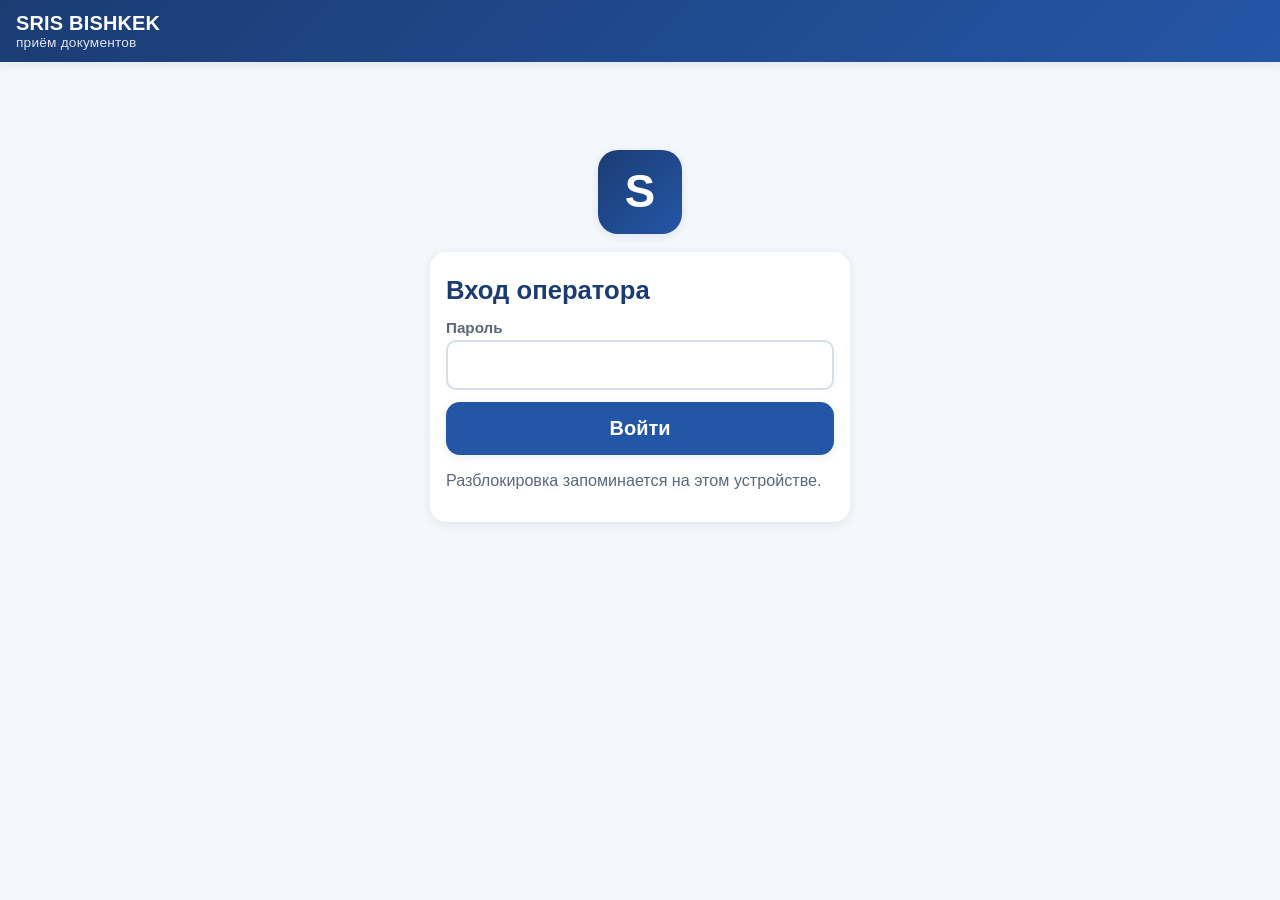
<file: index.html>
<!DOCTYPE html>
<!-- ШКОЛА «СИЛКРОАД» — ПРИЁМНАЯ — вёрстка PWA. Версия К1.2 (доработка 2) • 30.07.2026 -->
<html lang="ru">
<head>
<meta charset="UTF-8">
<meta name="viewport" content="width=device-width, initial-scale=1, viewport-fit=cover">
<meta name="robots" content="noindex, nofollow">
<meta name="theme-color" content="#1B3C73">
<title>Приёмная — SRIS Bishkek</title>
<link rel="manifest" href="manifest.webmanifest">
<link rel="apple-touch-icon" href="icons/apple-touch-icon.png">
<meta name="apple-mobile-web-app-capable" content="yes">
<meta name="apple-mobile-web-app-status-bar-style" content="black-translucent">
<link rel="stylesheet" href="styles.css">
</head>
<body>

<header>
  <div class="лого">SRIS BISHKEK<small>приём документов</small></div>
  <nav>
    <button id="навСемья" hidden>Новая семья</button>
    <button id="навОчередь" hidden>Очередь<span id="бейджОчередь" class="бейдж" hidden>0</span></button>
  </nav>
</header>

<main>

  <!-- ЭКРАН 1: ВХОД -->
  <section id="экранВход" hidden>
    <div class="вход">
      <div class="лого-большой">S</div>
      <div class="карточка">
        <h1>Вход оператора</h1>
        <div class="поле">
          <label for="вводПароля">Пароль</label>
          <input type="password" id="вводПароля" autocomplete="current-password" inputmode="text">
        </div>
        <div class="блок-ошибка" id="ошибкаВхода" hidden></div>
        <button class="кнопка" id="кнопкаВхода">Войти</button>
        <p class="тихо">Разблокировка запоминается на этом устройстве.</p>
      </div>
    </div>
  </section>

  <!-- ЭКРАН 2: НОВАЯ СЕМЬЯ -->
  <section id="экранСемья" hidden>
    <h1>Новая семья</h1>
    <div class="карточка">
      <h2>Документы родителя</h2>
      <div id="слотПаспорт1"></div>
      <div id="слотПаспорт2"></div>
    </div>
    <div class="карточка">
      <h2>Свидетельства о рождении</h2>
      <div id="списокДетей"></div>
      <button class="кнопка вторичная" id="кнопкаЕщёРебёнок">+ ещё ребёнок</button>
    </div>
    <div class="карточка">
      <h2>Данные семьи</h2>
      <div class="поле">
        <label for="вводТелефона">Телефон родителя</label>
        <input type="tel" id="вводТелефона" inputmode="tel" placeholder="0555 123 456">
      </div>
      <div class="поле">
        <label for="вводТелефона2">Телефон родителя — дополнительный</label>
        <input type="tel" id="вводТелефона2" inputmode="tel" placeholder="необязательно">
      </div>
      <div class="поле">
        <label for="вводEmail">Email родителя</label>
        <input type="email" id="вводEmail" inputmode="email" autocapitalize="off" placeholder="необязательно">
        <div class="подсказка-поля" id="подсказкаEmail" hidden>Похоже, в адресе опечатка — обычный вид: имя@домен.kg. Отправке не мешает.</div>
      </div>
      <div class="поле">
        <label>Комплект документов</label>
        <div class="переключатель" id="переключательКомплект">
          <button type="button" data-значение="Полностью" class="выбран">Полностью</button>
          <button type="button" data-значение="Частично">Частично</button>
        </div>
      </div>
      <div class="поле">
        <label for="вводПримечания">Примечание</label>
        <input type="text" id="вводПримечания">
      </div>
    </div>
    <div class="блок-ошибка" id="ошибкаОтправки" hidden></div>
    <button class="кнопка" id="кнопкаОтправить">Отправить на распознавание</button>
  </section>

  <!-- ЭКРАН 3: ОЖИДАНИЕ -->
  <section id="экранОжидание" hidden>
    <div class="карточка ожидание">
      <div class="волчок"></div>
      <div class="этап-ожидания" id="этапОжидания">Отправляем файлы…</div>
      <div class="секунды" id="секундыОжидания">0 сек</div>
      <p class="тихо">Реалистично 20–60 секунд: паспорт + свидетельства. Не закрывайте приложение.</p>
    </div>
  </section>

  <!-- ЭКРАН 4: СВЕРКА -->
  <section id="экранСверка" hidden>
    <h1>Сверка с оригиналами</h1>
    <div id="блокОшибокДокументов"></div>
    <div id="карточкаРодителя"></div>
    <div id="карточкиДетей"></div>
    <div class="блок-ошибка" id="ошибкаПодтверждения" hidden></div>
    <button class="кнопка" id="кнопкаПодтвердить">Подтвердить семью</button>
    <button class="кнопка вторичная" id="кнопкаПозже">Сверить позже</button>
  </section>

  <!-- ЭКРАН 4б: ГОТОВО -->
  <section id="экранГотово" hidden>
    <div class="карточка готово">
      <div class="галка">✓</div>
      <h1 id="заголовокГотово">Готово</h1>
      <p id="текстГотово" class="тихо"></p>
      <button class="кнопка" id="кнопкаСледующая">Следующая семья</button>
    </div>
  </section>

  <!-- ЭКРАН 5: ОЧЕРЕДЬ -->
  <section id="экранОчередь" hidden>
    <h1 id="заголовокОчереди">Очередь: 0 семей</h1>
    <p class="тихо">Семьи, принятые без сети, отправляются автоматически при появлении интернета.
      Их сверка — отложенная, в реестре (статус РАСПОЗНАНО).</p>
    <div class="карточка" id="списокОчереди"><p class="тихо">Очередь пуста.</p></div>
    <button class="кнопка" id="кнопкаОтправитьОчередь">Отправить всё</button>
  </section>

</main>

<div id="тост"></div>

<script src="app.js"></script>
</body>
</html>
</file>
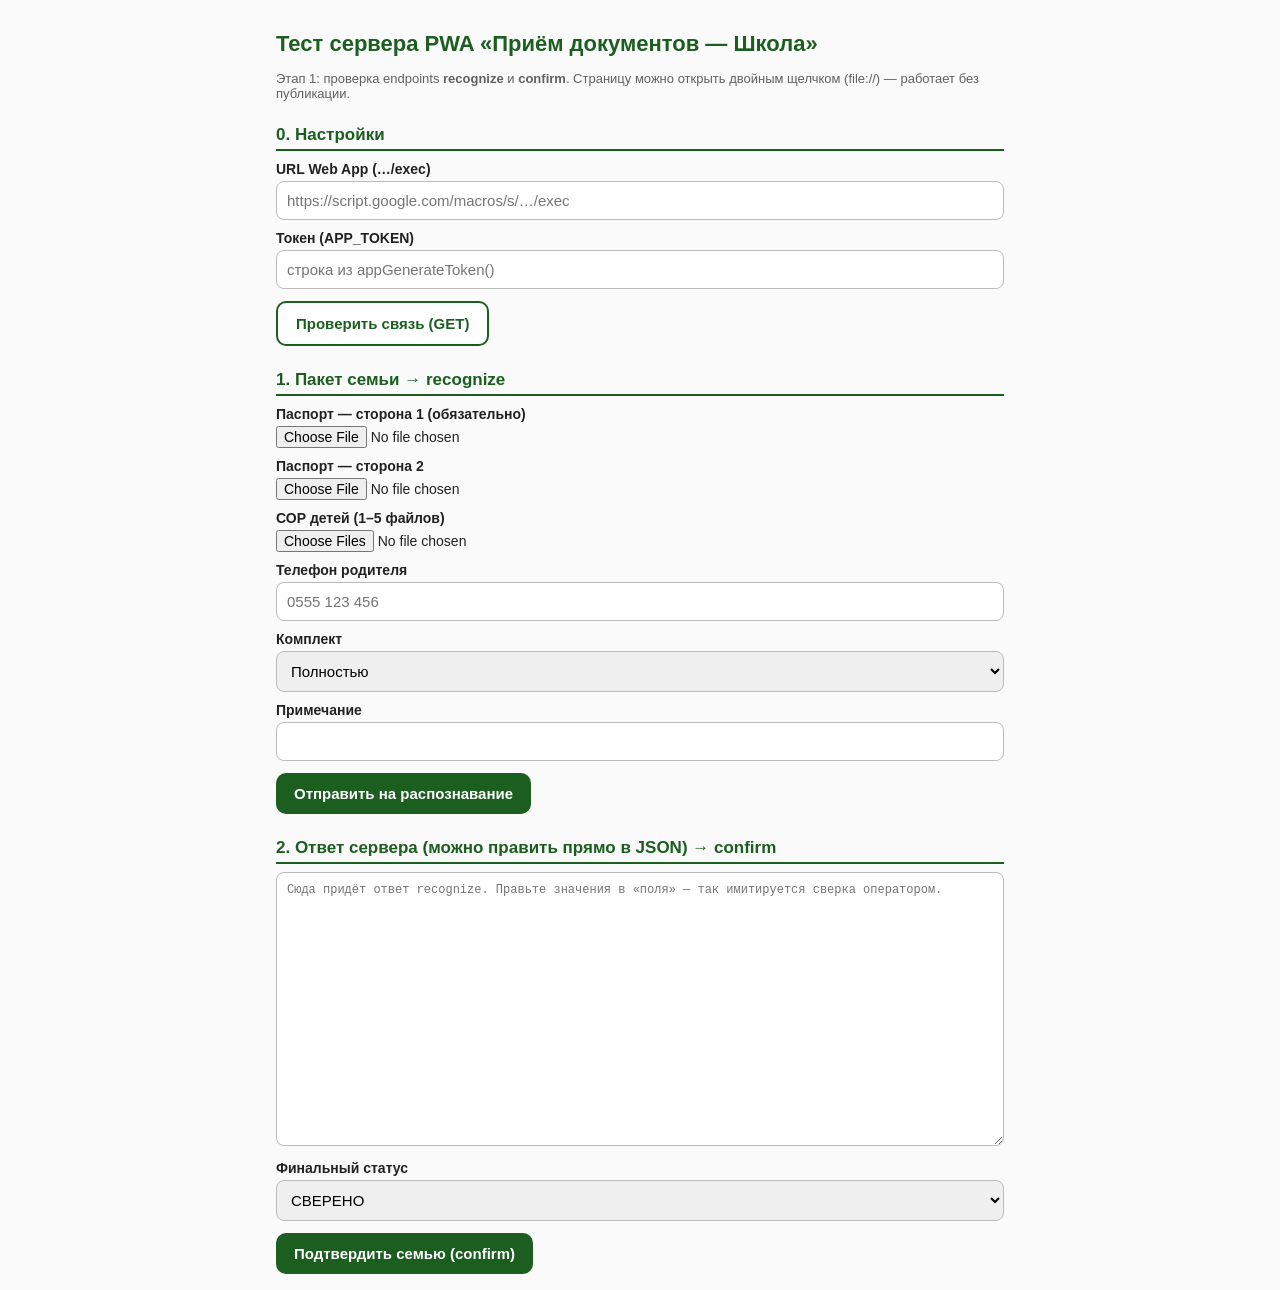
<file: тест_endpoints.html>
<!DOCTYPE html>
<html lang="ru">
<head>
<meta charset="UTF-8">
<meta name="viewport" content="width=device-width, initial-scale=1">
<meta name="robots" content="noindex, nofollow">
<title>ШКОЛА — тест сервера PWA (Этап 1)</title>
<style>
  :root { --green: #1b5e20; --light: #e8f5e9; }
  * { box-sizing: border-box; }
  body { font-family: -apple-system, "Segoe UI", Roboto, sans-serif; margin: 0; padding: 16px;
         background: #fafafa; color: #212121; max-width: 760px; margin-inline: auto; }
  h1 { color: var(--green); font-size: 22px; }
  h2 { color: var(--green); font-size: 17px; margin: 24px 0 8px; border-bottom: 2px solid var(--green); padding-bottom: 4px; }
  label { display: block; margin: 10px 0 4px; font-weight: 600; font-size: 14px; }
  input[type=text], input[type=url], select, textarea {
    width: 100%; padding: 10px; border: 1px solid #bbb; border-radius: 8px; font-size: 15px; }
  input[type=file] { font-size: 14px; }
  textarea { font-family: ui-monospace, Menlo, monospace; font-size: 12px; }
  button { background: var(--green); color: #fff; border: 0; border-radius: 10px;
           padding: 12px 18px; font-size: 15px; font-weight: 600; margin: 12px 8px 0 0; cursor: pointer; }
  button:disabled { background: #9e9e9e; }
  button.sec { background: #fff; color: var(--green); border: 2px solid var(--green); }
  .status { margin-top: 10px; padding: 10px; border-radius: 8px; background: var(--light);
            font-size: 14px; white-space: pre-wrap; }
  .err { background: #ffebee; color: #b71c1c; }
  .hint { color: #616161; font-size: 13px; }
</style>
</head>
<body>
<h1>Тест сервера PWA «Приём документов — Школа»</h1>
<p class="hint">Этап 1: проверка endpoints <b>recognize</b> и <b>confirm</b>. Страницу можно открыть двойным щелчком (file://) — работает без публикации.</p>

<h2>0. Настройки</h2>
<label>URL Web App (…/exec)</label>
<input type="url" id="url" placeholder="https://script.google.com/macros/s/…/exec">
<label>Токен (APP_TOKEN)</label>
<input type="text" id="token" placeholder="строка из appGenerateToken()">
<button class="sec" id="btnPing">Проверить связь (GET)</button>
<div class="status" id="stPing" hidden></div>

<h2>1. Пакет семьи → recognize</h2>
<label>Паспорт — сторона 1 (обязательно)</label>
<input type="file" id="pass1" accept="image/*,application/pdf">
<label>Паспорт — сторона 2</label>
<input type="file" id="pass2" accept="image/*,application/pdf">
<label>СОР детей (1–5 файлов)</label>
<input type="file" id="cors" accept="image/*,application/pdf" multiple>
<label>Телефон родителя</label>
<input type="text" id="phone" placeholder="0555 123 456">
<label>Комплект</label>
<select id="komplekt"><option>Полностью</option><option>Частично</option></select>
<label>Примечание</label>
<input type="text" id="remark">
<button id="btnRec">Отправить на распознавание</button>
<div class="status" id="stRec" hidden></div>

<h2>2. Ответ сервера (можно править прямо в JSON) → confirm</h2>
<textarea id="resp" rows="18" placeholder="Сюда придёт ответ recognize. Правьте значения в «поля» — так имитируется сверка оператором."></textarea>
<label>Финальный статус</label>
<select id="finStatus"><option>СВЕРЕНО</option><option>РАСПОЗНАНО</option></select>
<button id="btnConf">Подтвердить семью (confirm)</button>
<div class="status" id="stConf" hidden></div>

<script>
'use strict';
// ── настройки запоминаются на устройстве ──
const $ = id => document.getElementById(id);
['url', 'token'].forEach(k => {
  $(k).value = localStorage.getItem('тест_' + k) || '';
  $(k).addEventListener('change', () => localStorage.setItem('тест_' + k, $(k).value.trim()));
});

function show(el, text, isErr) {
  el.hidden = false; el.textContent = text; el.classList.toggle('err', !!isErr);
}

// ── файл → {имя, тип, base64}; изображения сжимаются до 1600px JPEG, PDF — как есть ──
function fileToPacket(file) {
  return new Promise((resolve, reject) => {
    if (!file) return resolve(null);
    const reader = new FileReader();
    reader.onerror = () => reject(new Error('Не удалось прочитать файл ' + file.name));
    if (file.type === 'application/pdf') {
      reader.onload = () => resolve({ имя: file.name, тип: 'application/pdf',
        base64: String(reader.result).split(',')[1] });
      reader.readAsDataURL(file);
      return;
    }
    reader.onload = () => {
      const img = new Image();
      img.onload = () => {
        const MAX = 1600;
        const scale = Math.min(1, MAX / Math.max(img.width, img.height));
        const c = document.createElement('canvas');
        c.width = Math.round(img.width * scale);
        c.height = Math.round(img.height * scale);
        c.getContext('2d').drawImage(img, 0, 0, c.width, c.height);
        resolve({ имя: file.name.replace(/\.\w+$/, '') + '.jpg', тип: 'image/jpeg',
          base64: c.toDataURL('image/jpeg', 0.85).split(',')[1] });
      };
      img.onerror = () => reject(new Error('Файл не является изображением: ' + file.name));
      img.src = String(reader.result);
    };
    reader.readAsDataURL(file);
  });
}

// POST без нестандартных заголовков (text/plain) — иначе браузер требует preflight,
// который Apps Script не обслуживает.
async function post(payload) {
  const url = $('url').value.trim();
  if (!url) throw new Error('Укажите URL Web App.');
  const resp = await fetch(url, { method: 'POST', body: JSON.stringify(payload) });
  const text = await resp.text();
  try { return JSON.parse(text); }
  catch (e) { throw new Error('Сервер вернул не JSON (HTTP ' + resp.status + '): ' + text.slice(0, 300)); }
}

// ── 0. ping ──
$('btnPing').onclick = async () => {
  const st = $('stPing');
  show(st, 'Запрашиваем…');
  try {
    const resp = await fetch($('url').value.trim());
    show(st, JSON.stringify(await resp.json(), null, 2));
  } catch (e) { show(st, 'Ошибка: ' + e.message, true); }
};

// ── 1. recognize ──
$('btnRec').onclick = async () => {
  const st = $('stRec'), btn = $('btnRec');
  if (!$('pass1').files[0]) { show(st, 'Паспорт — сторона 1 обязателен.', true); return; }
  const corFiles = [...$('cors').files];
  if (corFiles.length > 5) { show(st, 'СОР — не больше 5 файлов.', true); return; }
  btn.disabled = true;
  const t0 = Date.now();
  const timer = setInterval(() =>
    show(st, 'Распознаём… ' + Math.round((Date.now() - t0) / 1000) + ' сек (реалистично 20–60 сек)'), 1000);
  try {
    show(st, 'Готовим файлы…');
    const паспорт = (await Promise.all([fileToPacket($('pass1').files[0]),
                                        fileToPacket($('pass2').files[0])])).filter(Boolean);
    const свидетельства = await Promise.all(corFiles.map(fileToPacket));
    const res = await post({
      action: 'recognize', токен: $('token').value.trim(),
      паспорт, свидетельства,
      телефон: $('phone').value.trim(),
      комплект: $('komplekt').value,
      примечание: $('remark').value.trim()
    });
    clearInterval(timer);
    $('resp').value = JSON.stringify(res, null, 2);
    if (res.ok) {
      show(st, 'Готово за ' + res.длительность_сек + ' сек. Родитель ID ' + res.родитель.ид +
        ' (' + res.родитель.статус + '), детей: ' + res.дети.length +
        (res.ошибки_документов.length ? '\nПроблемные документы: ' +
          res.ошибки_документов.map(d => d.документ).join(', ') : '') +
        '\nОтвет ниже — правьте «поля» и подтверждайте.');
    } else show(st, 'Отказ сервера: ' + res.ошибка, true);
  } catch (e) { clearInterval(timer); show(st, 'Ошибка: ' + e.message, true); }
  btn.disabled = false;
};

// ── 2. confirm ──
$('btnConf').onclick = async () => {
  const st = $('stConf'), btn = $('btnConf');
  let r;
  try { r = JSON.parse($('resp').value); }
  catch (e) { show(st, 'В поле ответа не корректный JSON: ' + e.message, true); return; }
  if (!r.родитель) { show(st, 'В JSON нет объекта «родитель» — сначала выполните recognize.', true); return; }
  btn.disabled = true;
  show(st, 'Отправляем правки…');
  try {
    const res = await post({
      action: 'confirm', токен: $('token').value.trim(),
      статус: $('finStatus').value,
      журнал_строка: r.журнал_строка || null,
      родитель: { ид: r.родитель.ид, строка: r.родитель.строка, поля: r.родитель.поля,
                  телефон: r.родитель.телефон, комплект: r.родитель.комплект },
      дети: (r.дети || []).map(k => ({ ид: k.ид, строка: k.строка, поля: k.поля }))
    });
    if (res.ok) show(st, 'Записано: статус ' + res.статус + ', родитель ID ' + res.родитель.ид +
      ', детей: ' + res.дети.length + '. Проверьте строки в реестре.');
    else show(st, 'Отказ сервера: ' + res.ошибка, true);
  } catch (e) { show(st, 'Ошибка: ' + e.message, true); }
  btn.disabled = false;
};
</script>
</body>
</html>
</file>
<file: styles.css>
/**
 * ШКОЛА «СИЛКРОАД» — ПРИЁМНАЯ — стили (Этапы 2–3)
 * Версия: К1.2 (доработка 2) • 30.07.2026.
 *
 * ДВА СЛОЯ ЦВЕТА, СТРОГО РАЗВЕДЕНЫ (ТЗ 1.1, §4):
 *  • Брендовый: глубокий синий/индиго #1B3C73–#2456A6 — шапка, кнопки, акценты;
 *    холодный светлый фон #F4F7FB; белые карточки с мягкой тенью.
 *  • Сигнальный (смыслы сверки, единые с реестром) — ТОЛЬКО на белых карточках полей:
 *    оранжевая рамка — модель сомневается; светло-голубая #cfe2f3 + подпись
 *    «распознано: „…“» — автоисправлено; жёлтый блок — расхождение родителя.
 *  Сигнальные цвета в декоре (шапке, кнопках, фоне) НЕ используются.
 */

:root {
  /* брендовый слой */
  --синий-тёмный: #1B3C73;
  --синий:        #2456A6;
  --синий-светлый:#E3ECF8;
  --фон:          #F4F7FB;
  --карточка:     #FFFFFF;
  --текст:        #1C2430;
  --текст-тихий:  #5B6878;
  --тень: 0 2px 10px rgba(27, 60, 115, 0.10);
  /* сигнальный слой (только карточки полей) */
  --сигнал-оранж:      #E8710A;
  --сигнал-оранж-фон:  #FDF1E4;
  --сигнал-голубой:    #cfe2f3;
  --сигнал-голубой-фон:#F2F8FD;
  --сигнал-жёлтый-фон: #FFF6D8;
  --сигнал-жёлтый-край:#E7C55A;
  --ошибка: #B3261E;
  --ошибка-фон: #FCEEEE;
}

* { box-sizing: border-box; -webkit-tap-highlight-color: transparent; }
[hidden] { display: none !important; } /* атрибут hidden сильнее любых display у классов */
html { font-size: 17px; }
body {
  margin: 0;
  font-family: -apple-system, "Segoe UI", Roboto, "Helvetica Neue", sans-serif;
  background: var(--фон);
  color: var(--текст);
  min-height: 100dvh;
}
@media (min-width: 700px) { html { font-size: 19px; } } /* планшет — та же вёрстка крупнее */

/* ── шапка (брендовый слой) ── */
header {
  position: sticky; top: 0; z-index: 10;
  background: linear-gradient(135deg, var(--синий-тёмный), var(--синий));
  color: #fff;
  padding: 12px 16px;
  padding-top: calc(12px + env(safe-area-inset-top));
  display: flex; align-items: center; justify-content: space-between; gap: 8px;
  box-shadow: var(--тень);
}
.лого { font-weight: 800; font-size: 1.05rem; letter-spacing: 0.2px; }
.лого small { display: block; font-weight: 500; font-size: 0.72rem; opacity: 0.85; }
nav { display: flex; gap: 8px; }
nav button {
  background: rgba(255,255,255,0.14); color: #fff;
  border: 1px solid rgba(255,255,255,0.35); border-radius: 10px;
  padding: 8px 12px; font-size: 0.85rem; font-weight: 600; cursor: pointer;
}
nav button.активна { background: #fff; color: var(--синий-тёмный); }
.бейдж {
  display: inline-block; min-width: 20px; padding: 1px 6px; margin-left: 4px;
  background: #fff; color: var(--синий-тёмный);
  border-radius: 999px; font-size: 0.75rem; font-weight: 800; text-align: center;
}
nav button.активна .бейдж { background: var(--синий-тёмный); color: #fff; }

main { max-width: 760px; margin: 0 auto; padding: 16px 14px 40px; }

h1 { font-size: 1.35rem; color: var(--синий-тёмный); margin: 8px 0 14px; }
h2 { font-size: 1.05rem; color: var(--синий-тёмный); margin: 0 0 10px; }
.тихо { color: var(--текст-тихий); font-size: 0.85rem; }

/* ── карточки ── */
.карточка {
  background: var(--карточка);
  border-radius: 16px;
  box-shadow: var(--тень);
  padding: 16px;
  margin-bottom: 14px;
}

/* ── кнопки (брендовый слой) ── */
.кнопка {
  display: block; width: 100%;
  background: var(--синий); color: #fff;
  border: 0; border-radius: 14px;
  padding: 15px 18px;
  font-size: 1.05rem; font-weight: 700; cursor: pointer;
  box-shadow: var(--тень);
}
.кнопка:active { background: var(--синий-тёмный); }
.кнопка:disabled { background: #A9B7CC; box-shadow: none; }
.кнопка.вторичная {
  background: var(--карточка); color: var(--синий);
  border: 2px solid var(--синий);
}
.кнопка.вторичная:active { background: var(--синий-светлый); }
.кнопка + .кнопка { margin-top: 10px; }

/* ── поля ввода ── */
.поле { margin-bottom: 12px; }
.поле label { display: block; font-size: 0.8rem; font-weight: 700; color: var(--текст-тихий); margin-bottom: 4px; }
.поле input, .поле select, .поле textarea {
  width: 100%; padding: 12px; font-size: 1rem; color: var(--текст);
  border: 2px solid #D5DEEA; border-radius: 10px; background: #fff;
  appearance: none;
}
.поле input:focus, .поле select:focus, .поле textarea:focus {
  outline: none; border-color: var(--синий);
}
.обяз { color: var(--ошибка); }

/* ── сигнальный слой: ТОЛЬКО на карточках полей сверки ── */
.поле.сомнение input { border-color: var(--сигнал-оранж); background: var(--сигнал-оранж-фон); }
.поле.сомнение label::after { content: " · сверить в первую очередь"; color: var(--сигнал-оранж); }
.поле.исправлено input { border-color: var(--сигнал-голубой); border-width: 3px; background: var(--сигнал-голубой-фон); }
.подпись-исправлено { font-size: 0.78rem; color: var(--текст-тихий); margin-top: 3px; }
.блок-жёлтый {
  background: var(--сигнал-жёлтый-фон);
  border: 1.5px solid var(--сигнал-жёлтый-край);
  border-radius: 10px; padding: 10px 12px;
  font-size: 0.88rem; margin-bottom: 12px;
}
.блок-ошибка {
  background: var(--ошибка-фон); color: var(--ошибка);
  border-radius: 10px; padding: 10px 12px;
  font-size: 0.88rem; margin-bottom: 12px; white-space: pre-wrap;
}

/* ── слоты документов ── */
.слот {
  border: 2px dashed #C4D1E3; border-radius: 14px;
  padding: 12px; margin-bottom: 12px; background: #FBFCFE;
}
.слот.заполнен { border-style: solid; border-color: var(--синий); }
.слот-верх { display: flex; justify-content: space-between; align-items: center; margin-bottom: 8px; }
.слот-название { font-weight: 700; font-size: 0.95rem; }
.слот-удалить {
  background: none; border: 0; color: var(--ошибка);
  font-size: 1.15rem; cursor: pointer; padding: 2px 8px;
}
.слот-кнопки { display: flex; gap: 8px; }
.кнопка-слот {
  flex: 1; text-align: center; cursor: pointer;
  background: var(--синий-светлый); color: var(--синий-тёмный);
  border-radius: 10px; padding: 12px 6px; font-weight: 700; font-size: 0.9rem;
}
.кнопка-слот:active { background: #D2E0F3; }
.превью { display: flex; align-items: center; gap: 10px; margin-top: 10px; }
.превью img {
  width: 74px; height: 74px; object-fit: cover;
  border-radius: 10px; border: 1px solid #D5DEEA;
}
.превью .пдф {
  width: 74px; height: 74px; display: flex; align-items: center; justify-content: center;
  font-size: 1.8rem; background: var(--синий-светлый); border-radius: 10px;
}
.превью-имя { font-size: 0.8rem; color: var(--текст-тихий); word-break: break-all; }
.превью-удалить {
  margin-left: auto; flex-shrink: 0;
  background: none; border: 0; color: var(--ошибка);
  font-size: 1.15rem; cursor: pointer; padding: 2px 8px;
}

/* блок ребёнка: два слота СОР (лист 1 и лист 2) под общей шапкой */
.блок-ребёнка {
  border: 1.5px solid #D5DEEA; border-radius: 14px;
  padding: 10px 12px; margin-bottom: 12px;
}
.блок-ребёнка-верх { display: flex; justify-content: space-between; align-items: center; margin-bottom: 8px; }
.блок-ребёнка-название { font-weight: 800; font-size: 0.95rem; color: var(--синий-тёмный); }
.блок-ребёнка-удалить {
  background: none; border: 0; color: var(--ошибка);
  font-size: 1.15rem; cursor: pointer; padding: 2px 8px;
}
.блок-ребёнка .слот:last-child { margin-bottom: 0; }

/* мягкая подсказка под полем (например, формат email) — не ошибка */
.подсказка-поля { font-size: 0.78rem; color: var(--сигнал-оранж); margin-top: 4px; }

/* переключатель Комплект */
.переключатель { display: flex; gap: 0; border: 2px solid var(--синий); border-radius: 10px; overflow: hidden; }
.переключатель button {
  flex: 1; padding: 12px; border: 0; background: #fff; color: var(--синий);
  font-size: 0.95rem; font-weight: 700; cursor: pointer;
}
.переключатель button.выбран { background: var(--синий); color: #fff; }

/* ── экран ожидания ── */
.ожидание { text-align: center; padding: 40px 16px; }
.волчок {
  width: 56px; height: 56px; margin: 0 auto 20px;
  border: 5px solid var(--синий-светлый); border-top-color: var(--синий);
  border-radius: 50%; animation: вращение 0.9s linear infinite;
}
@keyframes вращение { to { transform: rotate(360deg); } }
.этап-ожидания { font-size: 1.1rem; font-weight: 700; color: var(--синий-тёмный); min-height: 1.5em; }
.секунды { color: var(--текст-тихий); margin-top: 8px; }

/* ── экран готово ── */
.готово { text-align: center; padding: 30px 16px; }
.готово .галка {
  width: 74px; height: 74px; margin: 0 auto 16px;
  background: var(--синий); color: #fff; border-radius: 50%;
  display: flex; align-items: center; justify-content: center; font-size: 2.2rem;
}

/* ── статусные плашки ── */
.плашка {
  display: inline-block; padding: 3px 10px; border-radius: 999px;
  font-size: 0.75rem; font-weight: 800; letter-spacing: 0.3px;
  background: var(--синий-светлый); color: var(--синий-тёмный);
}
.плашка.ошибка { background: var(--ошибка-фон); color: var(--ошибка); }

/* ── очередь ── */
.элемент-очереди { display: flex; justify-content: space-between; align-items: center; gap: 10px; }
.элемент-очереди + .элемент-очереди { border-top: 1px solid #E4EAF2; margin-top: 10px; padding-top: 10px; }
.элемент-очереди .инфо { font-size: 0.9rem; }
.элемент-очереди .инфо b { display: block; }
.элемент-очереди .действия { display: flex; align-items: center; gap: 4px; flex-shrink: 0; }
.удалить-семью {
  background: none; border: 0; color: var(--ошибка);
  font-size: 1.05rem; cursor: pointer; padding: 4px 6px;
}
.удалить-семью:disabled { opacity: 0.35; cursor: default; }

/* ── сообщение-тост ── */
#тост {
  position: fixed; left: 50%; bottom: 24px; transform: translateX(-50%);
  background: var(--синий-тёмный); color: #fff;
  padding: 12px 20px; border-radius: 12px; font-size: 0.92rem;
  box-shadow: var(--тень); max-width: 92vw; text-align: center;
  opacity: 0; pointer-events: none; transition: opacity 0.25s; z-index: 50;
}
#тост.виден { opacity: 1; }

/* ── вход ── */
.вход { max-width: 420px; margin: 8vh auto 0; }
.вход .лого-большой {
  width: 84px; height: 84px; margin: 0 auto 18px; border-radius: 20px;
  background: linear-gradient(135deg, var(--синий-тёмный), var(--синий));
  color: #fff; display: flex; align-items: center; justify-content: center;
  font-size: 2.4rem; font-weight: 800; box-shadow: var(--тень);
}
</file>
